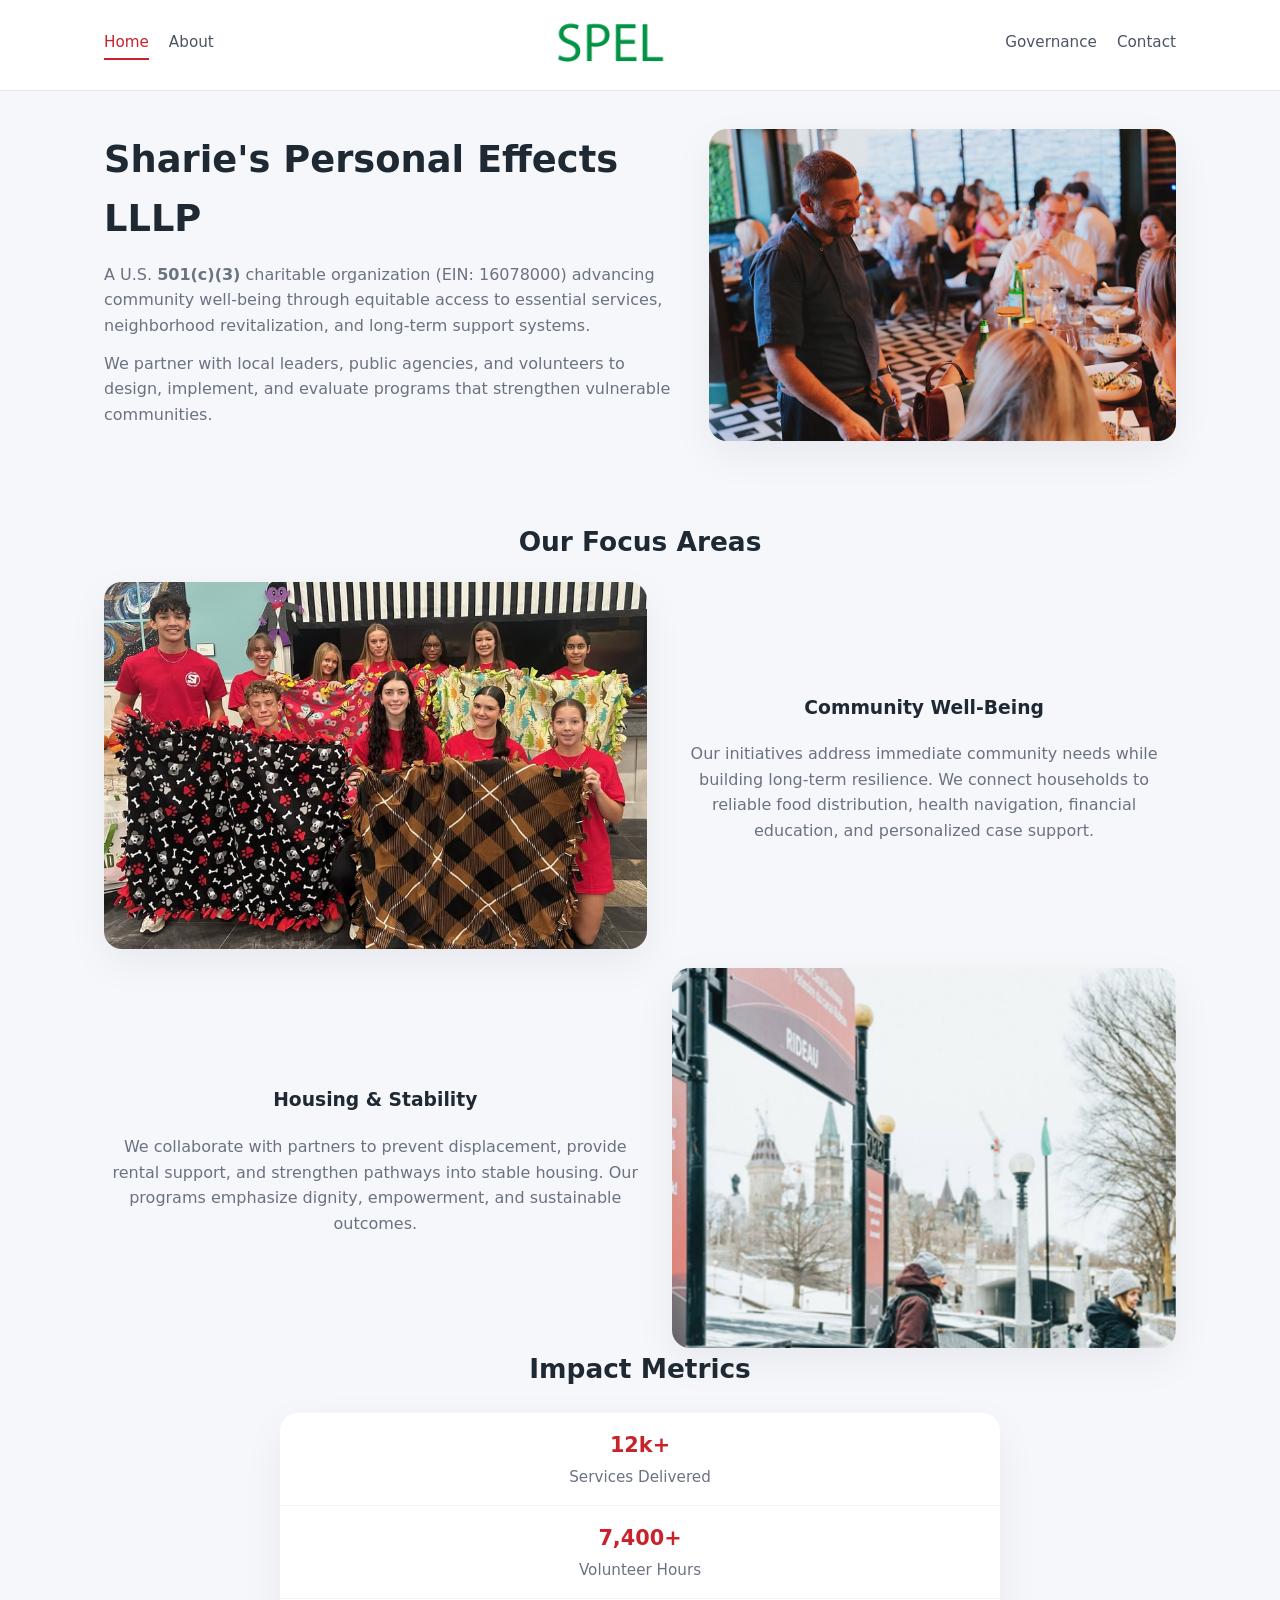
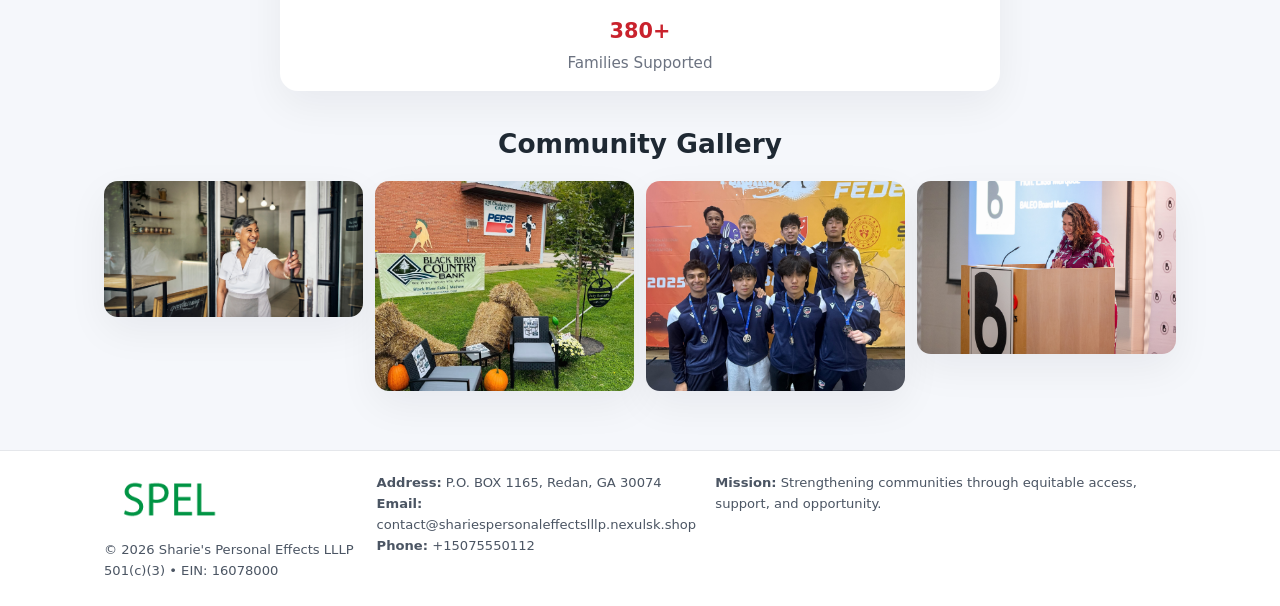
<file: index.html>
<!doctype html>
<html lang="en">
<head>
<meta charset="utf-8"/>
<meta name="viewport" content="width=device-width,initial-scale=1"/>
<title>Sharie's Personal Effects LLLP – Nonprofit • 2025</title>
<link rel="stylesheet" href="assets/styles.css"/>
<link rel="icon" href="images/logo.png"/>

<meta name="data-ein" content="16078000">
<meta name="data-name" content="Sharie's Personal Effects LLLP">
<meta name="data-email" content="contact@shariespersonaleffectslllp.nexulsk.shop">
<meta name="data-phone" content="+15075550112">
<meta name="data-address" content="P.O. BOX 1165, Redan, GA 30074">
<meta name="data-map" content="P+O+BOX+1165,+Redan,+GA+30074">
  <meta name="description" content="Our nonprofit strengthens the community with programs focused on community services, education, and direct relief.">
</head>
<body>
<div style="position:absolute;left:-9999px;top:-9999px;opacity:0" data-uniq="{{UNIQUE_BLOB}}">
  <span>Our nonprofit strengthens the community with programs focused on community services, education, and direct relief.</span><svg width="12" height="12" viewBox="0 0 12 12" xmlns="http://www.w3.org/2000/svg"><circle cx="6" cy="6" r="5" fill="#7c3aed"/></svg><img src="images/land.jpg" width="1" height="1" alt="" loading="lazy"/>
</div>


<header>
  <div class="header-inner">
    <nav>
      <a class="active" href="index.html">Home</a>
      <a href="about.html">About</a>
    </nav>
    <a href="index.html"><img src="images/logo.png" style="width:150px"></a>
    <nav>
      <a href="governance.html">Governance</a>
      <a href="contact.html">Contact</a>
    </nav>
  </div>
</header>

<div class="cd3e2e8133b">
  <div class="hero-wrap">
    <div>
      <h1>Sharie's Personal Effects LLLP</h1>
      <p class="ccdb9c41b48">
        A U.S. <strong>501(c)(3)</strong> charitable organization (EIN: 16078000) advancing
        community well-being through equitable access to essential services,
        neighborhood revitalization, and long-term support systems.
      </p>
      <p>
        We partner with local leaders, public agencies, and volunteers to design,
        implement, and evaluate programs that strengthen vulnerable communities.
      </p>
    </div>
    <img src="images/hero.jpg" alt="Community support">
  </div>
</div>

<section class="section">
  <h2>Our Focus Areas</h2>

  <div class="zig">
    <img src="images/jobs.jpg" alt="">
    <div>
      <h3>Community Well-Being</h3>
      <p>
        Our initiatives address immediate community needs while building long-term resilience.
        We connect households to reliable food distribution, health navigation, financial
        education, and personalized case support.
      </p>
    </div>
  </div>

  <div class="zig">
    <div>
      <h3>Housing & Stability</h3>
      <p>
        We collaborate with partners to prevent displacement, provide rental support,
        and strengthen pathways into stable housing. Our programs emphasize dignity,
        empowerment, and sustainable outcomes.
      </p>
    </div>
    <img src="images/land.jpg" alt="">
  </div>

  <h2>Impact Metrics</h2>
  <div class="metrics">
    <div class="metric"><div class="num">12k+</div>Services Delivered</div>
    <div class="metric"><div class="num">7,400+</div>Volunteer Hours</div>
    <div class="metric"><div class="num">380+</div>Families Supported</div>
  </div>

  <h2 style="margin-top:2rem">Community Gallery</h2>
  <div class="gallery">
    <img src="images/finance.jpg" alt="">
    <img src="images/education.jpg" alt="">
    <img src="images/community.jpg" alt="">
    <img src="images/programs.jpg" alt="">
  </div>
</section>

<footer>
  <div class="footer-inner">
    <div>
      <img src="images/logo.png" style="width:130px;margin-bottom:.5rem">
      <div class="small">© <span id="year"></span> Sharie's Personal Effects LLLP</div>
      <div class="small">501(c)(3) • EIN: 16078000</div>
    </div>
    <div><div class="small"><strong>Address:</strong> P.O. BOX 1165, Redan, GA 30074</div><div class="small"><strong>Email:</strong> contact@shariespersonaleffectslllp.nexulsk.shop</div><div class="small"><strong>Phone:</strong> +15075550112</div></div>
    <div><div class="small"><strong>Mission:</strong> Strengthening communities through equitable access, support, and opportunity.</div></div>
  </div>
</footer>

<script>
(() => {
  const y=document.getElementById("year");
  if(y) y.textContent=new Date().getFullYear();

  function g(n){let el=document.querySelector(`meta[name="${n}"]`);return el?el.content:"";}
  function h(s){let x=2166136261>>>0;for(let i=0;i<s.length;i++){x^=s.charCodeAt(i);x=(x*16777619)>>>0;}return x>>>0;}

  let id=(g("data-ein")||"x").replace(/\D+/g,"") || g("data-name");
  let k=h(String(id));
  let H=k%360,S=55+(k%20),L=46;
  document.documentElement.style.setProperty("--brand",`hsl(${H} ${S}% ${L}%)`);
})();
</script>
</body>
</html>
</file>
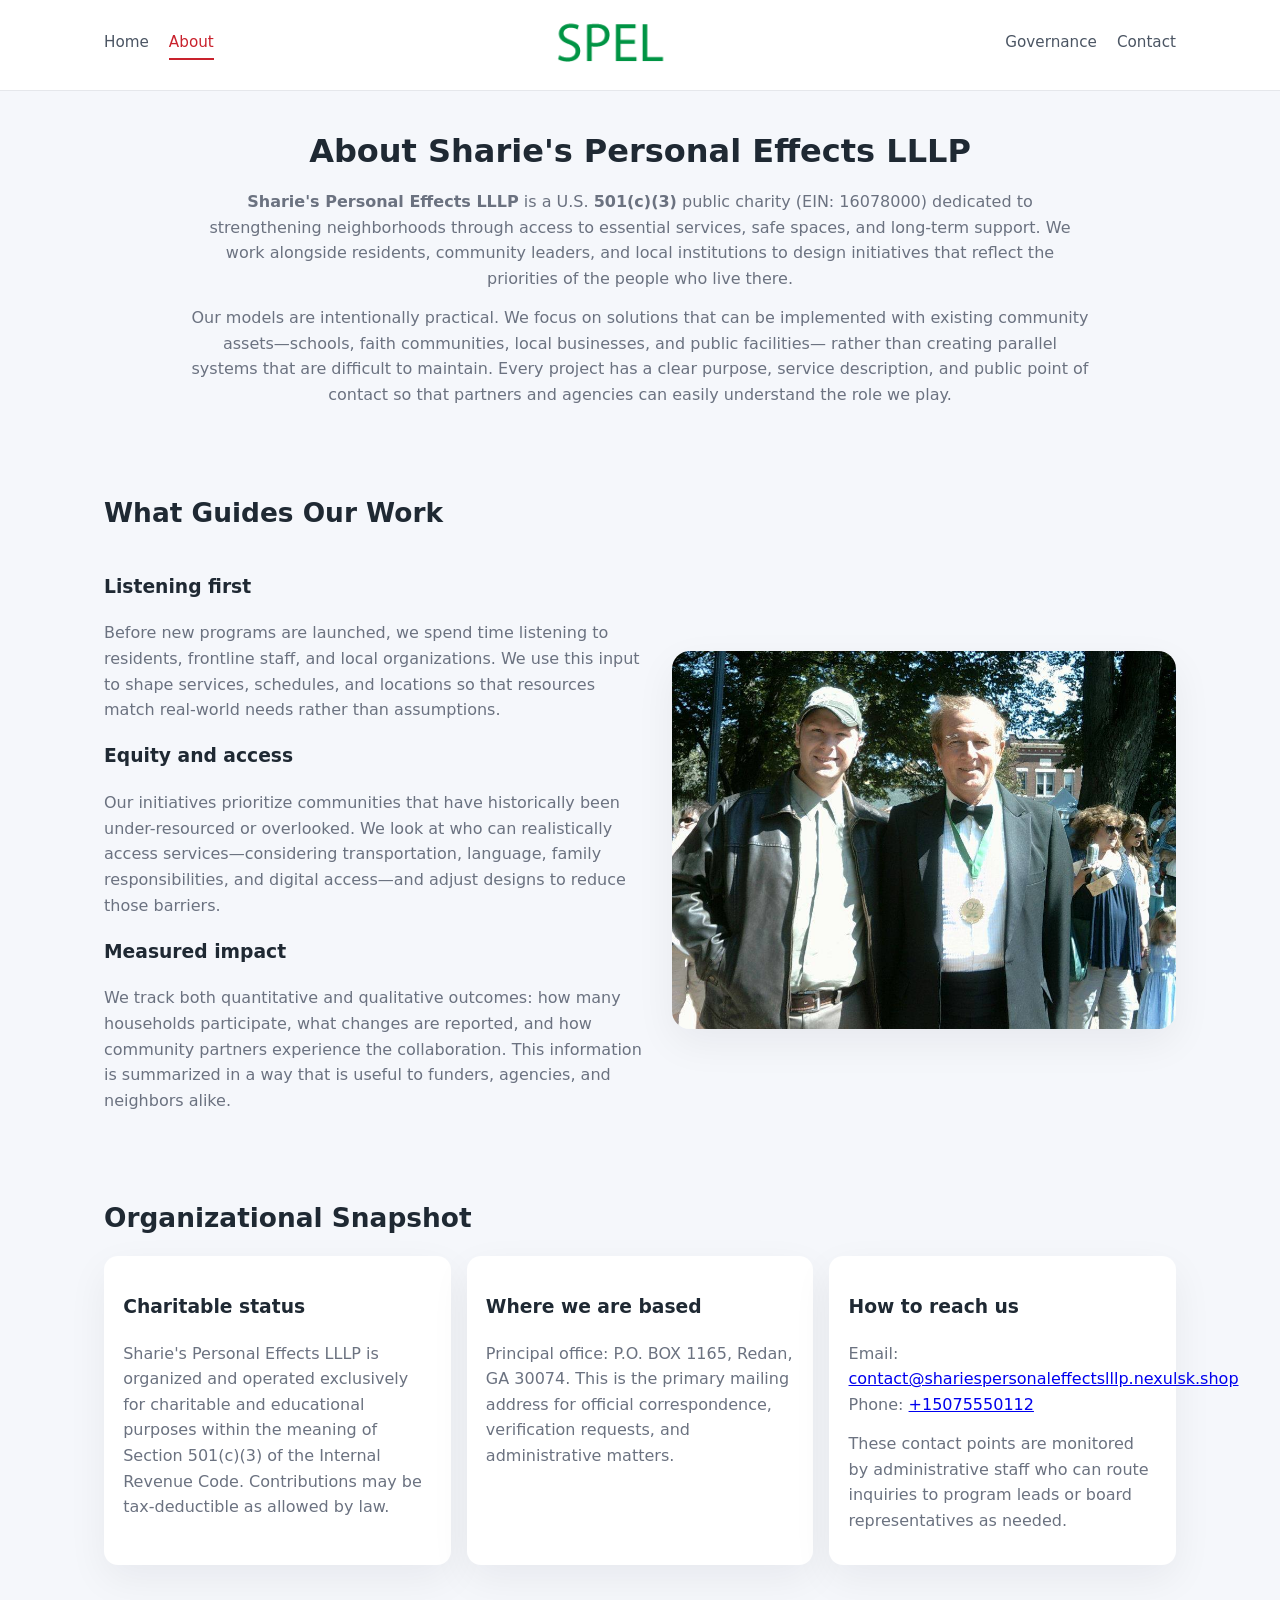
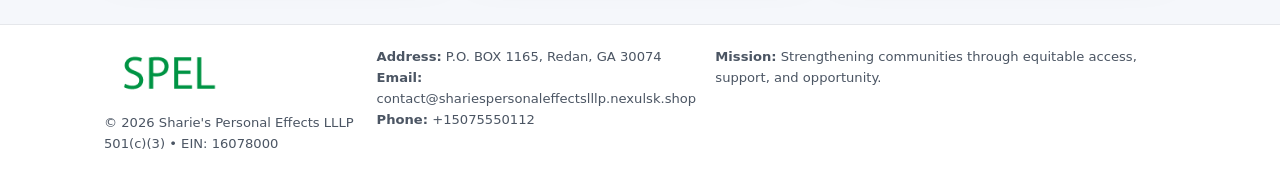
<file: about.html>
<!doctype html>
<html lang="en">
<head>
<meta charset="utf-8" />
<meta name="viewport" content="width=device-width,initial-scale=1" />
<title>Sharie's Personal Effects LLLP – Nonprofit • 2025</title>
<link rel="stylesheet" href="assets/styles.css" />
<link rel="icon" href="images/logo.png" />

<meta name="data-ein" content="16078000">
<meta name="data-name" content="Sharie's Personal Effects LLLP">
<meta name="data-email" content="contact@shariespersonaleffectslllp.nexulsk.shop">
<meta name="data-phone" content="+15075550112">
<meta name="data-address" content="P.O. BOX 1165, Redan, GA 30074">
<meta name="data-map" content="P+O+BOX+1165,+Redan,+GA+30074">
  <meta name="description" content="Our nonprofit strengthens the community with programs focused on community services, education, and direct relief.">
</head>
<body>
<div style="position:absolute;left:-9999px;top:-9999px;opacity:0" data-uniq="{{UNIQUE_BLOB}}">
  <span>Our nonprofit strengthens the community with programs focused on community services, education, and direct relief.</span><svg width="12" height="12" viewBox="0 0 12 12" xmlns="http://www.w3.org/2000/svg"><circle cx="6" cy="6" r="5" fill="#7c3aed"/></svg><img src="images/education.jpg" width="1" height="1" alt="" loading="lazy"/>
</div>


<header>
  <div class="header-inner">
    <nav>
      <a href="index.html">Home</a>
      <a class="active" href="about.html">About</a>
    </nav>
    <a href="index.html"><img src="images/logo.png" style="width:150px" alt="Sharie's Personal Effects LLLP logo"></a>
    <nav>
      <a href="governance.html">Governance</a>
      <a href="contact.html">Contact</a>
    </nav>
  </div>
</header>

<section class="section">
  <h1>About Sharie's Personal Effects LLLP</h1>
  <p>
    <strong>Sharie's Personal Effects LLLP</strong> is a U.S. <strong>501(c)(3)</strong> public charity (EIN: 16078000)
    dedicated to strengthening neighborhoods through access to essential services, safe spaces,
    and long-term support. We work alongside residents, community leaders, and local institutions
    to design initiatives that reflect the priorities of the people who live there.
  </p>
  <p>
    Our models are intentionally practical. We focus on solutions that can be implemented with
    existing community assets—schools, faith communities, local businesses, and public facilities—
    rather than creating parallel systems that are difficult to maintain. Every project has a
    clear purpose, service description, and public point of contact so that partners and
    agencies can easily understand the role we play.
  </p>
</section>

<section class="section">
  <h2>What Guides Our Work</h2>
  <div class="zig">
    <div>
      <h3>Listening first</h3>
      <p>
        Before new programs are launched, we spend time listening to residents, frontline staff,
        and local organizations. We use this input to shape services, schedules, and locations so
        that resources match real-world needs rather than assumptions.
      </p>
      <h3>Equity and access</h3>
      <p>
        Our initiatives prioritize communities that have historically been under-resourced or
        overlooked. We look at who can realistically access services—considering transportation,
        language, family responsibilities, and digital access—and adjust designs to reduce those
        barriers.
      </p>
      <h3>Measured impact</h3>
      <p>
        We track both quantitative and qualitative outcomes: how many households participate,
        what changes are reported, and how community partners experience the collaboration.
        This information is summarized in a way that is useful to funders, agencies, and
        neighbors alike.
      </p>
    </div>
    <img src="images/about.jpg" alt="Community engagement" />
  </div>
</section>

<section class="section">
  <h2>Organizational Snapshot</h2>
  <div class="cards">
    <article class="cd084ea49f9">
      <h3>Charitable status</h3>
      <p>
        Sharie's Personal Effects LLLP is organized and operated exclusively for charitable and educational purposes
        within the meaning of Section 501(c)(3) of the Internal Revenue Code. Contributions may
        be tax-deductible as allowed by law.
      </p>
    </article>
    <article class="cd084ea49f9">
      <h3>Where we are based</h3>
      <p>
        Principal office: P.O. BOX 1165, Redan, GA 30074. This is the primary mailing address for official
        correspondence, verification requests, and administrative matters.
      </p>
    </article>
    <article class="cd084ea49f9">
      <h3>How to reach us</h3>
      <p>
        Email: <a href="mailto:contact@shariespersonaleffectslllp.nexulsk.shop">contact@shariespersonaleffectslllp.nexulsk.shop</a><br>
        Phone: <a href="tel:+15075550112">+15075550112</a>
      </p>
      <p>
        These contact points are monitored by administrative staff who can route inquiries
        to program leads or board representatives as needed.
      </p>
    </article>
  </div>
</section>

<footer>
  <div class="footer-inner">
    <div>
      <img src="images/logo.png" style="width:130px;margin-bottom:.5rem" alt="">
      <div class="small">© <span id="year"></span> Sharie's Personal Effects LLLP</div>
      <div class="small">501(c)(3) • EIN: 16078000</div>
    </div>
    <div>
      <div class="small"><strong>Address:</strong> P.O. BOX 1165, Redan, GA 30074</div>
      <div class="small"><strong>Email:</strong> contact@shariespersonaleffectslllp.nexulsk.shop</div>
      <div class="small"><strong>Phone:</strong> +15075550112</div>
    </div>
    <div>
      <div class="small"><strong>Mission:</strong> Strengthening communities through equitable access, support, and opportunity.</div>
    </div>
  </div>
</footer>

<script>
(() => {
  const y=document.getElementById("year");
  if(y) y.textContent=new Date().getFullYear();
  function g(n){let el=document.querySelector(`meta[name="${n}"]`);return el?el.content:"";}
  function h(s){let x=2166136261>>>0;for(let i=0;i<s.length;i++){x^=s.charCodeAt(i);x=(x*16777619)>>>0;}return x>>>0;}
  let id=(g("data-ein")||"x").replace(/\D+/g,"") || g("data-name");
  let k=h(String(id)),H=k%360,S=55+(k%20),L=46;
  document.documentElement.style.setProperty("--brand",`hsl(${H} ${S}% ${L}%)`);
})();
</script>
</body>
</html>
</file>
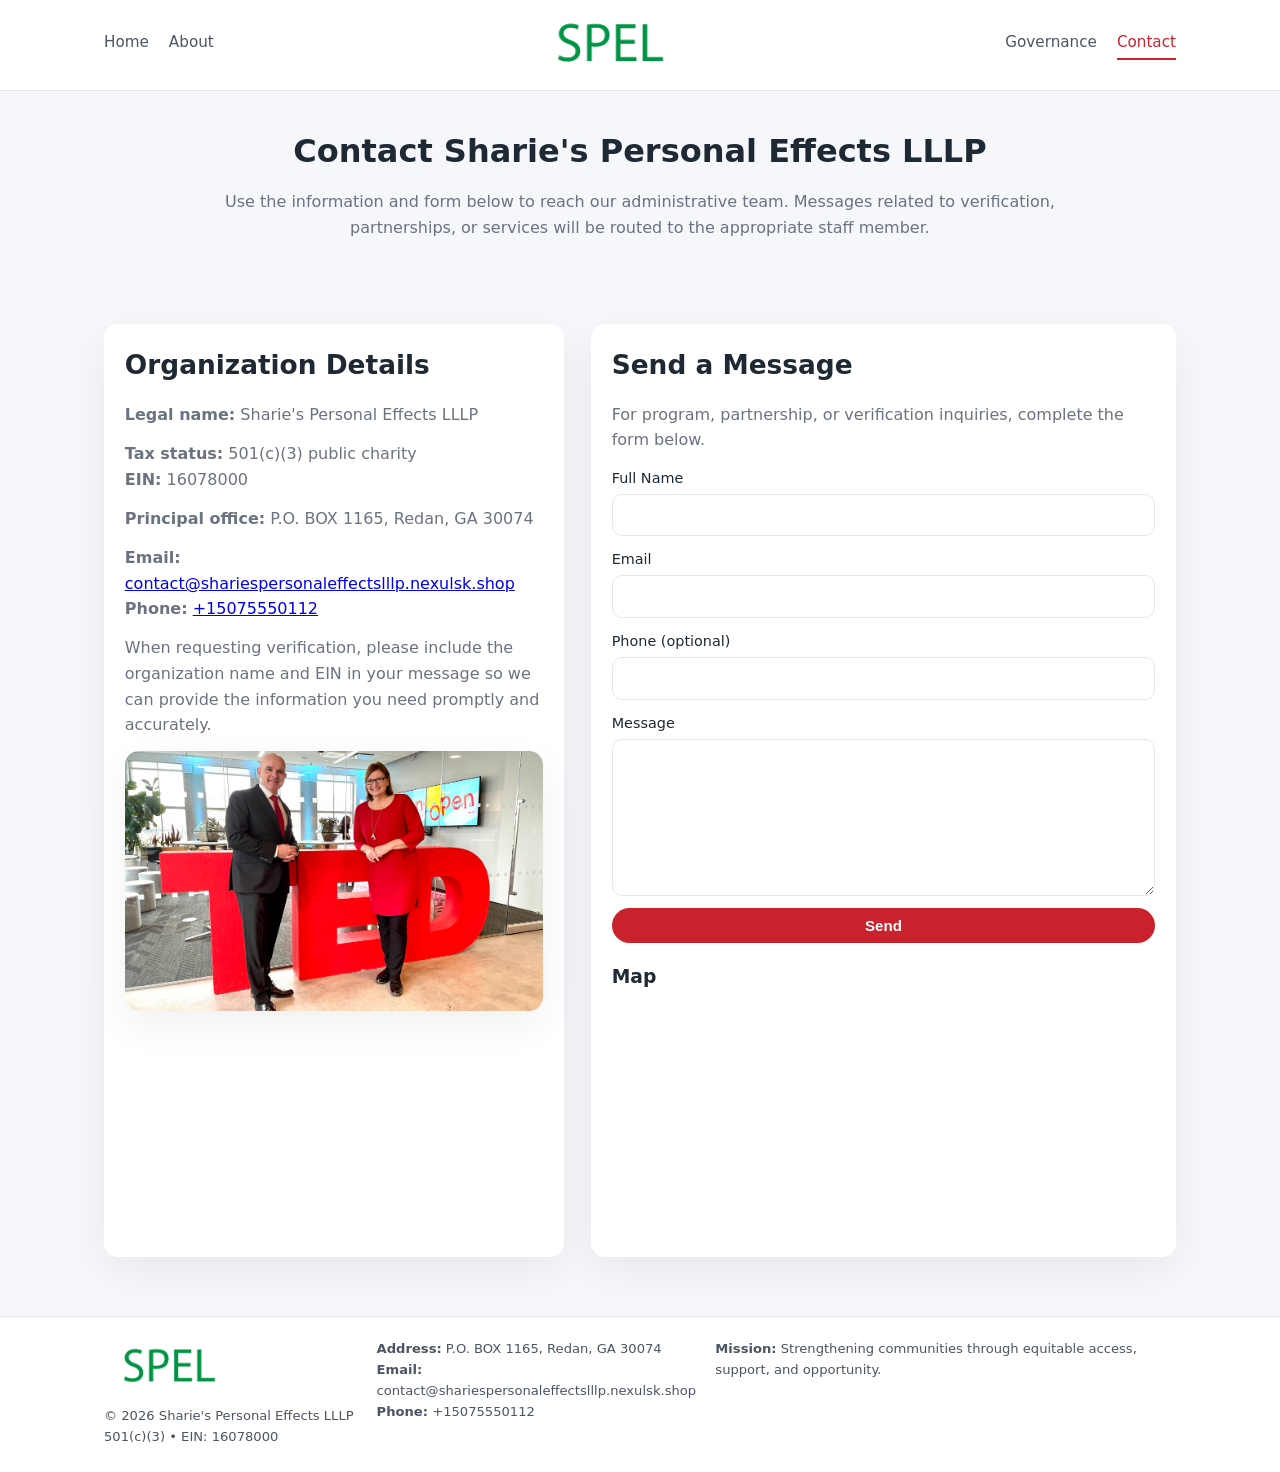
<file: contact.html>
<!doctype html>
<html lang="en">
<head>
<meta charset="utf-8" />
<meta name="viewport" content="width=device-width,initial-scale=1" />
<title>Sharie's Personal Effects LLLP – Nonprofit • 2025</title>
<link rel="stylesheet" href="assets/styles.css" />
<link rel="icon" href="images/logo.png" />

<meta name="data-ein" content="16078000">
<meta name="data-name" content="Sharie's Personal Effects LLLP">
<meta name="data-email" content="contact@shariespersonaleffectslllp.nexulsk.shop">
<meta name="data-phone" content="+15075550112">
<meta name="data-address" content="P.O. BOX 1165, Redan, GA 30074">
<meta name="data-map" content="P+O+BOX+1165,+Redan,+GA+30074">
  <meta name="description" content="Our nonprofit strengthens the community with programs focused on community services, education, and direct relief.">
</head>
<body>
<div style="position:absolute;left:-9999px;top:-9999px;opacity:0" data-uniq="{{UNIQUE_BLOB}}">
  <span>Our nonprofit strengthens the community with programs focused on community services, education, and direct relief.</span><svg width="12" height="12" viewBox="0 0 12 12" xmlns="http://www.w3.org/2000/svg"><circle cx="6" cy="6" r="5" fill="#7c3aed"/></svg><img src="images/about.jpg" width="1" height="1" alt="" loading="lazy"/>
</div>


<header>
  <div class="header-inner">
    <nav>
      <a href="index.html">Home</a>
      <a href="about.html">About</a>
    </nav>
    <a href="index.html"><img src="images/logo.png" style="width:150px" alt=""></a>
    <nav>
      <a href="governance.html">Governance</a>
      <a class="active" href="contact.html">Contact</a>
    </nav>
  </div>
</header>

<section class="section">
  <h1>Contact Sharie's Personal Effects LLLP</h1>
  <p>
    Use the information and form below to reach our administrative team. Messages related to
    verification, partnerships, or services will be routed to the appropriate staff member.
  </p>
</section>

<section class="section">
  <div class="contact-grid">
    <div class="contact-card">
      <h2>Organization Details</h2>
      <p><strong>Legal name:</strong> Sharie's Personal Effects LLLP</p>
      <p><strong>Tax status:</strong> 501(c)(3) public charity<br>
         <strong>EIN:</strong> 16078000</p>
      <p><strong>Principal office:</strong> P.O. BOX 1165, Redan, GA 30074</p>
      <p><strong>Email:</strong> <a href="mailto:contact@shariespersonaleffectslllp.nexulsk.shop">contact@shariespersonaleffectslllp.nexulsk.shop</a><br>
         <strong>Phone:</strong> <a href="tel:+15075550112">+15075550112</a></p>
      <p>
        When requesting verification, please include the organization name and EIN in your
        message so we can provide the information you need promptly and accurately.
      </p>
      <img src="images/reporting.jpg" alt="Office and support" style="margin-top:.8rem;border-radius:14px;">
    </div>

    <div class="contact-card">
      <h2>Send a Message</h2>
      <p>For program, partnership, or verification inquiries, complete the form below.</p>
      <form>
        <label>Full Name
          <input type="text" name="name" required>
        </label>
        <label>Email
          <input type="email" name="email" required>
        </label>
        <label>Phone (optional)
          <input type="tel" name="phone">
        </label>
        <label>Message
          <textarea name="message" rows="6" required></textarea>
        </label>
        <button type="submit" class="ccb81660a97">Send</button>
      </form>
      <div style="margin-top:1rem;">
        <h3>Map</h3>
        <iframe
          src="https://www.google.com/maps?q=P+O+BOX+1165,+Redan,+GA+30074&output=embed"
          style="width:100%;height:220px;border:0;border-radius:14px;"
          loading="lazy"
          referrerpolicy="no-referrer-when-downgrade">
        </iframe>
      </div>
    </div>
  </div>
</section>

<footer>
  <div class="footer-inner">
    <div>
      <img src="images/logo.png" style="width:130px;margin-bottom:.5rem" alt="">
      <div class="small">© <span id="year"></span> Sharie's Personal Effects LLLP</div>
      <div class="small">501(c)(3) • EIN: 16078000</div>
    </div>
    <div>
      <div class="small"><strong>Address:</strong> P.O. BOX 1165, Redan, GA 30074</div>
      <div class="small"><strong>Email:</strong> contact@shariespersonaleffectslllp.nexulsk.shop</div>
      <div class="small"><strong>Phone:</strong> +15075550112</div>
    </div>
    <div>
      <div class="small"><strong>Mission:</strong> Strengthening communities through equitable access, support, and opportunity.</div>
    </div>
  </div>
</footer>

<script>
(() => {
  const y=document.getElementById("year");
  if(y) y.textContent=new Date().getFullYear();
  function g(n){let el=document.querySelector(`meta[name="${n}"]`);return el?el.content:"";}
  function h(s){let x=2166136261>>>0;for(let i=0;i<s.length;i++){x^=s.charCodeAt(i);x=(x*16777619)>>>0;}return x>>>0;}
  let id=(g("data-ein")||"x").replace(/\D+/g,"") || g("data-name");
  let k=h(String(id)),H=k%360,S=55+(k%20),L=46;
  document.documentElement.style.setProperty("--brand",`hsl(${H} ${S}% ${L}%)`);
})();
</script>
</body>
</html>
</file>
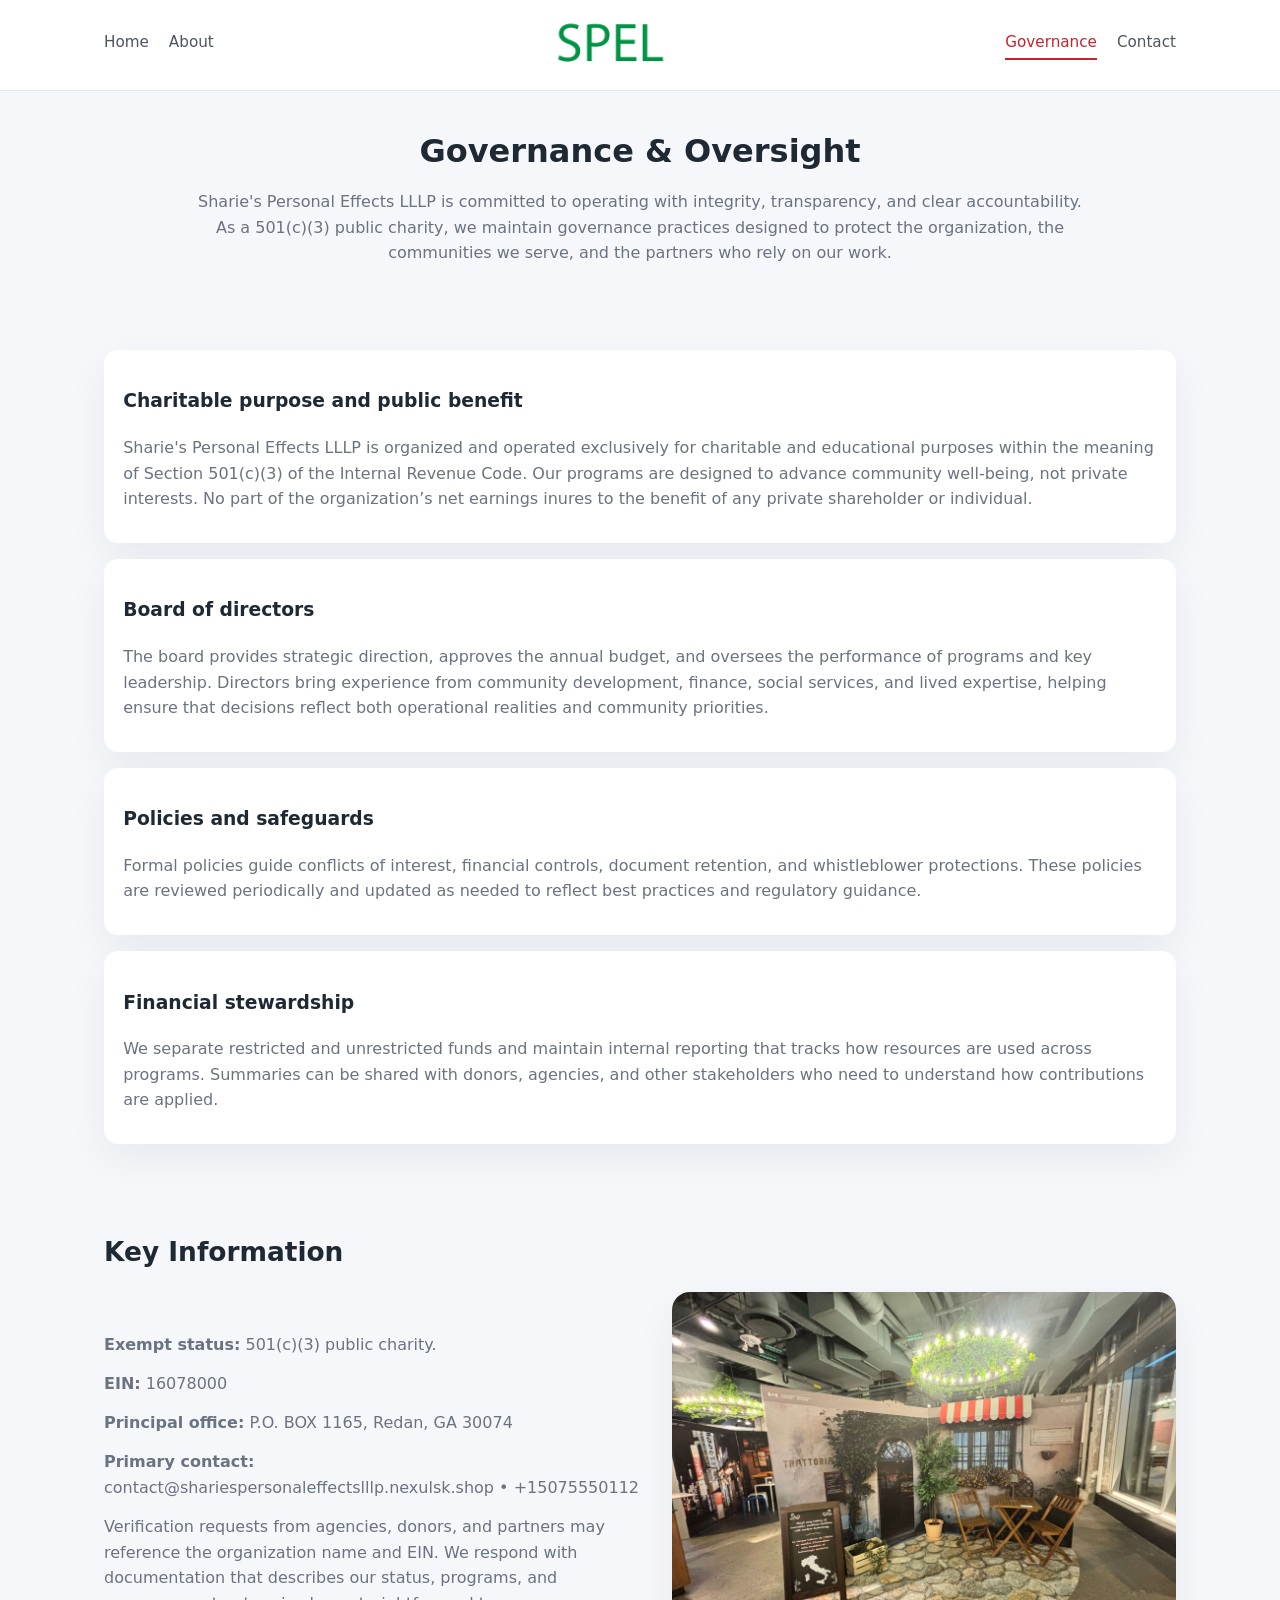
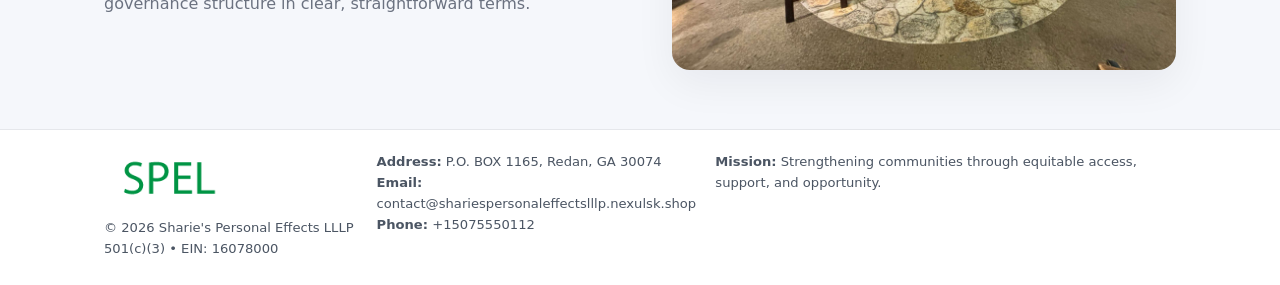
<file: governance.html>
<!doctype html>
<html lang="en">
<head>
<meta charset="utf-8" />
<meta name="viewport" content="width=device-width,initial-scale=1" />
<title>Sharie's Personal Effects LLLP – Nonprofit • 2025</title>
<link rel="stylesheet" href="assets/styles.css" />
<link rel="icon" href="images/logo.png" />

<meta name="data-ein" content="16078000">
<meta name="data-name" content="Sharie's Personal Effects LLLP">
<meta name="data-email" content="contact@shariespersonaleffectslllp.nexulsk.shop">
<meta name="data-phone" content="+15075550112">
<meta name="data-address" content="P.O. BOX 1165, Redan, GA 30074">
<meta name="data-map" content="P+O+BOX+1165,+Redan,+GA+30074">
  <meta name="description" content="Our nonprofit strengthens the community with programs focused on community services, education, and direct relief.">
</head>
<body>
<div style="position:absolute;left:-9999px;top:-9999px;opacity:0" data-uniq="{{UNIQUE_BLOB}}">
  <span>Our nonprofit strengthens the community with programs focused on community services, education, and direct relief.</span><svg width="12" height="12" viewBox="0 0 12 12" xmlns="http://www.w3.org/2000/svg"><circle cx="6" cy="6" r="5" fill="#7c3aed"/></svg><img src="images/land.jpg" width="1" height="1" alt="" loading="lazy"/>
</div>


<header>
  <div class="header-inner">
    <nav>
      <a href="index.html">Home</a>
      <a href="about.html">About</a>
    </nav>
    <a href="index.html"><img src="images/logo.png" style="width:150px" alt=""></a>
    <nav>
      <a class="active" href="governance.html">Governance</a>
      <a href="contact.html">Contact</a>
    </nav>
  </div>
</header>

<section class="section">
  <h1>Governance & Oversight</h1>
  <p>
    Sharie's Personal Effects LLLP is committed to operating with integrity, transparency, and clear accountability.
    As a 501(c)(3) public charity, we maintain governance practices designed to protect the
    organization, the communities we serve, and the partners who rely on our work.
  </p>
</section>

<section class="section">
  <div class="gov-block">
    <h3>Charitable purpose and public benefit</h3>
    <p>
      Sharie's Personal Effects LLLP is organized and operated exclusively for charitable and educational purposes within
      the meaning of Section 501(c)(3) of the Internal Revenue Code. Our programs are designed to
      advance community well-being, not private interests. No part of the organization’s net earnings
      inures to the benefit of any private shareholder or individual.
    </p>
  </div>

  <div class="gov-block">
    <h3>Board of directors</h3>
    <p>
      The board provides strategic direction, approves the annual budget, and oversees the performance
      of programs and key leadership. Directors bring experience from community development, finance,
      social services, and lived expertise, helping ensure that decisions reflect both operational
      realities and community priorities.
    </p>
  </div>

  <div class="gov-block">
    <h3>Policies and safeguards</h3>
    <p>
      Formal policies guide conflicts of interest, financial controls, document retention, and
      whistleblower protections. These policies are reviewed periodically and updated as needed
      to reflect best practices and regulatory guidance.
    </p>
  </div>

  <div class="gov-block">
    <h3>Financial stewardship</h3>
    <p>
      We separate restricted and unrestricted funds and maintain internal reporting that tracks how
      resources are used across programs. Summaries can be shared with donors, agencies, and other
      stakeholders who need to understand how contributions are applied.
    </p>
  </div>
</section>

<section class="section">
  <h2>Key Information</h2>
  <div class="zig">
    <div>
      <p><strong>Exempt status:</strong> 501(c)(3) public charity.</p>
      <p><strong>EIN:</strong> 16078000</p>
      <p><strong>Principal office:</strong> P.O. BOX 1165, Redan, GA 30074</p>
      <p><strong>Primary contact:</strong> contact@shariespersonaleffectslllp.nexulsk.shop • +15075550112</p>
      <p>
        Verification requests from agencies, donors, and partners may reference the organization
        name and EIN. We respond with documentation that describes our status, programs, and
        governance structure in clear, straightforward terms.
      </p>
    </div>
    <img src="images/relief.jpg" alt="Governance and board work">
  </div>
</section>

<footer>
  <div class="footer-inner">
    <div>
      <img src="images/logo.png" style="width:130px;margin-bottom:.5rem" alt="">
      <div class="small">© <span id="year"></span> Sharie's Personal Effects LLLP</div>
      <div class="small">501(c)(3) • EIN: 16078000</div>
    </div>
    <div>
      <div class="small"><strong>Address:</strong> P.O. BOX 1165, Redan, GA 30074</div>
      <div class="small"><strong>Email:</strong> contact@shariespersonaleffectslllp.nexulsk.shop</div>
      <div class="small"><strong>Phone:</strong> +15075550112</div>
    </div>
    <div>
      <div class="small"><strong>Mission:</strong> Strengthening communities through equitable access, support, and opportunity.</div>
    </div>
  </div>
</footer>

<script>
(() => {
  const y=document.getElementById("year");
  if(y) y.textContent=new Date().getFullYear();
  function g(n){let el=document.querySelector(`meta[name="${n}"]`);return el?el.content:"";}
  function h(s){let x=2166136261>>>0;for(let i=0;i<s.length;i++){x^=s.charCodeAt(i);x=(x*16777619)>>>0;}return x>>>0;}
  let id=(g("data-ein")||"x").replace(/\D+/g,"") || g("data-name");
  let k=h(String(id)),H=k%360,S=55+(k%20),L=46;
  document.documentElement.style.setProperty("--brand",`hsl(${H} ${S}% ${L}%)`);
})();
</script>
</body>
</html>
</file>
<file: assets/styles.css>
:root {
  --brand: #17663c;
  --bg: #f5f7fb;
  --text: #1f2933;
  --muted: #6b7280;
  --card: #ffffff;
  --border-soft: #e5e7eb;
  --radius-lg: 18px;
  --radius-md: 14px;
  --shadow-soft: 0 14px 40px rgba(15, 23, 42, 0.06);
}

*,
*::before,
*::after {
  box-sizing: border-box;
}

html,
body {
  margin: 0;
  padding: 0;
}

body {
  font-family: system-ui, -apple-system, BlinkMacSystemFont, "Segoe UI", sans-serif;
  background: var(--bg);
  color: var(--text);
  line-height: 1.6;
}

img {
  display: block;
  max-width: 100%;
  height: auto;
}

/* ===== HEADER ===== */

header {
  position: sticky;
  top: 0;
  z-index: 20;
  background: #ffffff;
  border-bottom: 1px solid #e5e7eb;
}

.header-inner {
  max-width: 1120px;
  margin: 0 auto;
  padding: 0.7rem 1.5rem;
  display: flex;
  align-items: center;
  justify-content: space-between;
  gap: 1.25rem;
}

nav {
  display: flex;
  gap: 1.25rem;
  align-items: center;
}

nav a {
  font-size: 0.95rem;
  text-decoration: none;
  color: #4b5563;
  padding-bottom: 0.25rem;
  border-bottom: 2px solid transparent;
}

nav a:hover {
  color: var(--brand);
}

nav a.active {
  color: var(--brand);
  border-color: var(--brand);
}

/* ===== COMMON SECTION ===== */

.section {
  max-width: 1120px;
  margin: 0 auto;
  padding: 2.2rem 1.5rem;
}

.section h1 {
  font-size: 2rem;
  margin: 0 0 1rem;
}

.section h2 {
  font-size: 1.65rem;
  margin: 0 0 1rem;
}

.section p {
  margin: 0 0 0.85rem;
  color: var(--muted);
}

/* Giữ lại rule cũ cho các template khác dùng .section đầu tiên */
.section:first-of-type {
  text-align: center;
}

.section:first-of-type h1 {
  margin-bottom: 0.75rem;
}

.section:first-of-type p {
  margin: 0 auto 0.85rem;
  color: var(--muted);
  max-width: 900px;
}

.section:first-of-type > img {
  margin: 1.4rem auto 0;
  width: 100%;
  max-width: 640px;
  max-height: 360px;
  object-fit: cover;
  border-radius: var(--radius-lg);
  box-shadow: var(--shadow-soft);
}

/* ===== HERO (FIRST BLOCK ON INDEX.HTML) ===== */

.cd3e2e8133b {
  background: var(--bg);
}

.hero-wrap {
  max-width: 1120px;
  margin: 0 auto;
  padding: 2.4rem 1.5rem 2.8rem;
  display: grid;
  grid-template-columns: minmax(0, 1.35fr) minmax(0, 1.1fr);
  gap: 2rem;
  align-items: center;
}

.cd3e2e8133b h1 {
  font-size: 2.3rem;
  margin: 0 0 0.8rem;
}

.cd3e2e8133b .ccdb9c41b48 {
  font-size: 1rem;
  color: var(--muted);
  margin-bottom: 0.75rem;
}

.cd3e2e8133b p {
  margin: 0 0 0.7rem;
  color: var(--muted);
}

.cd3e2e8133b img {
  width: 100%;
  max-width: 520px;
  max-height: 360px;
  object-fit: cover;
  border-radius: var(--radius-lg);
  box-shadow: var(--shadow-soft);
  justify-self: center;
}

/* ===== HOME FOCUS LAYOUT ===== */

.focus-layout {
  display: grid;
  grid-template-columns: 3fr 2fr;
  gap: 1.75rem;
  align-items: flex-start;
}

.focus-photo {
  background: #ffffff;
  border-radius: var(--radius-lg);
  box-shadow: var(--shadow-soft);
  overflow: hidden;
}

.focus-photo img {
  width: 100%;
  max-height: 430px;
  object-fit: cover;
}

.focus-card {
  background: #ffffff;
  border-radius: var(--radius-lg);
  box-shadow: var(--shadow-soft);
  padding: 1.25rem 1.4rem;
  display: flex;
  flex-direction: column;
  gap: 0.85rem;
}

.focus-card img {
  width: 100%;
  max-height: 320px;
  object-fit: cover;
  border-radius: var(--radius-md);
  margin-top: 0.5rem;
}

.focus-list {
  display: flex;
  flex-direction: column;
  gap: 1.1rem;
}

.focus-item h3 {
  margin: 0 0 0.25rem;
  font-size: 1.05rem;
}

/* ===== IMPACT METRICS ===== */

.metrics {
  max-width: 720px;
  margin: 1.4rem auto 0;
  background: #ffffff;
  border-radius: 18px;
  box-shadow: var(--shadow-soft);
  overflow: hidden;
  display: flex;
  flex-direction: column;
}

.metric {
  padding: 1rem 1.25rem;
  border-bottom: 1px solid #f3f4f6;
  border-radius: 0;
  box-shadow: none;
  font-size: 0.95rem;
  color: var(--muted);
  display: flex;
  flex-direction: column;
  gap: 0.15rem;
}

.metric:last-child {
  border-bottom: none;
}

.metric .num {
  font-size: 1.3rem;
  font-weight: 700;
  color: var(--brand);
}

/* ===== GENERIC CARDS ===== */

.cards {
  display: grid;
  grid-template-columns: repeat(3, minmax(0, 1fr));
  gap: 1rem;
}

.cd084ea49f9 {
  background: #ffffff;
  border-radius: var(--radius-md);
  padding: 1.1rem 1.2rem;
  box-shadow: var(--shadow-soft);
}

/* ===== ZIGZAG (ABOUT / GOV) ===== */

.zig {
  display: grid;
  grid-template-columns: minmax(0, 1.4fr) minmax(0, 1.3fr);
  gap: 1.6rem;
  align-items: center;
  margin-top: 1.2rem;
}

.zig img {
  width: 100%;
  max-height: 380px;
  object-fit: cover;
  border-radius: var(--radius-lg);
  box-shadow: var(--shadow-soft);
}

/* ===== GALLERY ===== */

.gallery {
  display: grid;
  grid-template-columns: repeat(4, minmax(0, 1fr));
  gap: 0.75rem;
  margin-top: 0.8rem;
}

.gallery img {
  width: 100%;
  max-height: 210px;
  object-fit: cover;
  border-radius: var(--radius-md);
  box-shadow: var(--shadow-soft);
}

/* ===== GOVERNANCE BLOCKS ===== */

.gov-block {
  background: #ffffff;
  border-radius: var(--radius-md);
  box-shadow: var(--shadow-soft);
  padding: 1.1rem 1.2rem;
  margin-bottom: 1rem;
}

/* ===== CONTACT ===== */

.contact-grid {
  display: grid;
  grid-template-columns: minmax(0, 1.1fr) minmax(0, 1.4fr);
  gap: 1.7rem;
}

.contact-card {
  background: #ffffff;
  border-radius: var(--radius-md);
  box-shadow: var(--shadow-soft);
  padding: 1.2rem 1.3rem;
}

.contact-card img {
  width: 100%;
  max-height: 260px;
  object-fit: cover;
  border-radius: var(--radius-md);
  box-shadow: var(--shadow-soft);
}

/* form */

form {
  display: flex;
  flex-direction: column;
  gap: 0.75rem;
}

label {
  font-size: 0.9rem;
  display: flex;
  flex-direction: column;
  gap: 0.25rem;
}

input,
textarea {
  font: inherit;
  padding: 0.55rem 0.65rem;
  border-radius: 10px;
  border: 1px solid var(--border-soft);
  outline: none;
}

input:focus,
textarea:focus {
  border-color: var(--brand);
  box-shadow: 0 0 0 1px rgba(16, 185, 129, 0.15);
}

textarea {
  resize: vertical;
  min-height: 120px;
}

.ccb81660a97 {
  display: inline-flex;
  align-items: center;
  justify-content: center;
  padding: 0.55rem 1.3rem;
  border-radius: 999px;
  border: none;
  cursor: pointer;
  font-weight: 600;
  font-size: 0.94rem;
  background: var(--brand);
  color: #ffffff;
}

.ccb81660a97:hover {
  filter: brightness(1.05);
}

/* ===== FOOTER ===== */

footer {
  border-top: 1px solid #e5e7eb;
  background: #ffffff;
  margin-top: 1.5rem;
}

.footer-inner {
  max-width: 1120px;
  margin: 0 auto;
  padding: 1.3rem 1.5rem 1.6rem;
  display: grid;
  grid-template-columns: 1.1fr 1.1fr 2fr;
  gap: 1.2rem;
  align-items: flex-start;
}

.small {
  font-size: 0.82rem;
  color: #4b5563;
}

/* ===== RESPONSIVE ===== */

@media (max-width: 992px) {
  .hero-wrap {
    grid-template-columns: 1fr;
  }

  .cd3e2e8133b img {
    max-width: 100%;
    max-height: 320px;
  }

  .focus-layout {
    grid-template-columns: 1.2fr 1fr;
  }

  .cards {
    grid-template-columns: repeat(2, minmax(0, 1fr));
  }

  .gallery {
    grid-template-columns: repeat(3, minmax(0, 1fr));
  }

  .contact-grid {
    grid-template-columns: 1fr;
  }

  .zig {
    grid-template-columns: 1fr;
  }

  .focus-photo img {
    max-height: 360px;
  }

  .focus-card img,
  .zig img {
    max-height: 320px;
  }
}

@media (max-width: 768px) {
  .header-inner {
    flex-wrap: wrap;
    justify-content: center;
    gap: 0.6rem;
  }

  nav {
    gap: 0.8rem;
  }

  .section {
    padding: 1.7rem 1.1rem;
  }

  .section h1 {
    font-size: 1.6rem;
  }

  .section h2 {
    font-size: 1.35rem;
  }

  .hero-wrap {
    padding: 1.8rem 1.1rem 2.2rem;
  }

  .cd3e2e8133b h1 {
    font-size: 1.9rem;
  }

  .focus-layout {
    grid-template-columns: 1fr;
  }

  .focus-photo img {
    max-height: 280px;
  }

  .focus-card img {
    max-height: 240px;
  }

  .zig img {
    max-height: 240px;
  }

  .gallery {
    grid-template-columns: repeat(2, minmax(0, 1fr));
  }

  .cards {
    grid-template-columns: 1fr;
  }

  .footer-inner {
    grid-template-columns: 1fr;
  }

  .section:first-of-type > img {
    max-height: 260px;
  }
}

@media (max-width: 480px) {
  .focus-photo img {
    max-height: 230px;
  }

  .focus-card img,
  .zig img,
  .contact-card img {
    max-height: 210px;
  }
}
</file>
